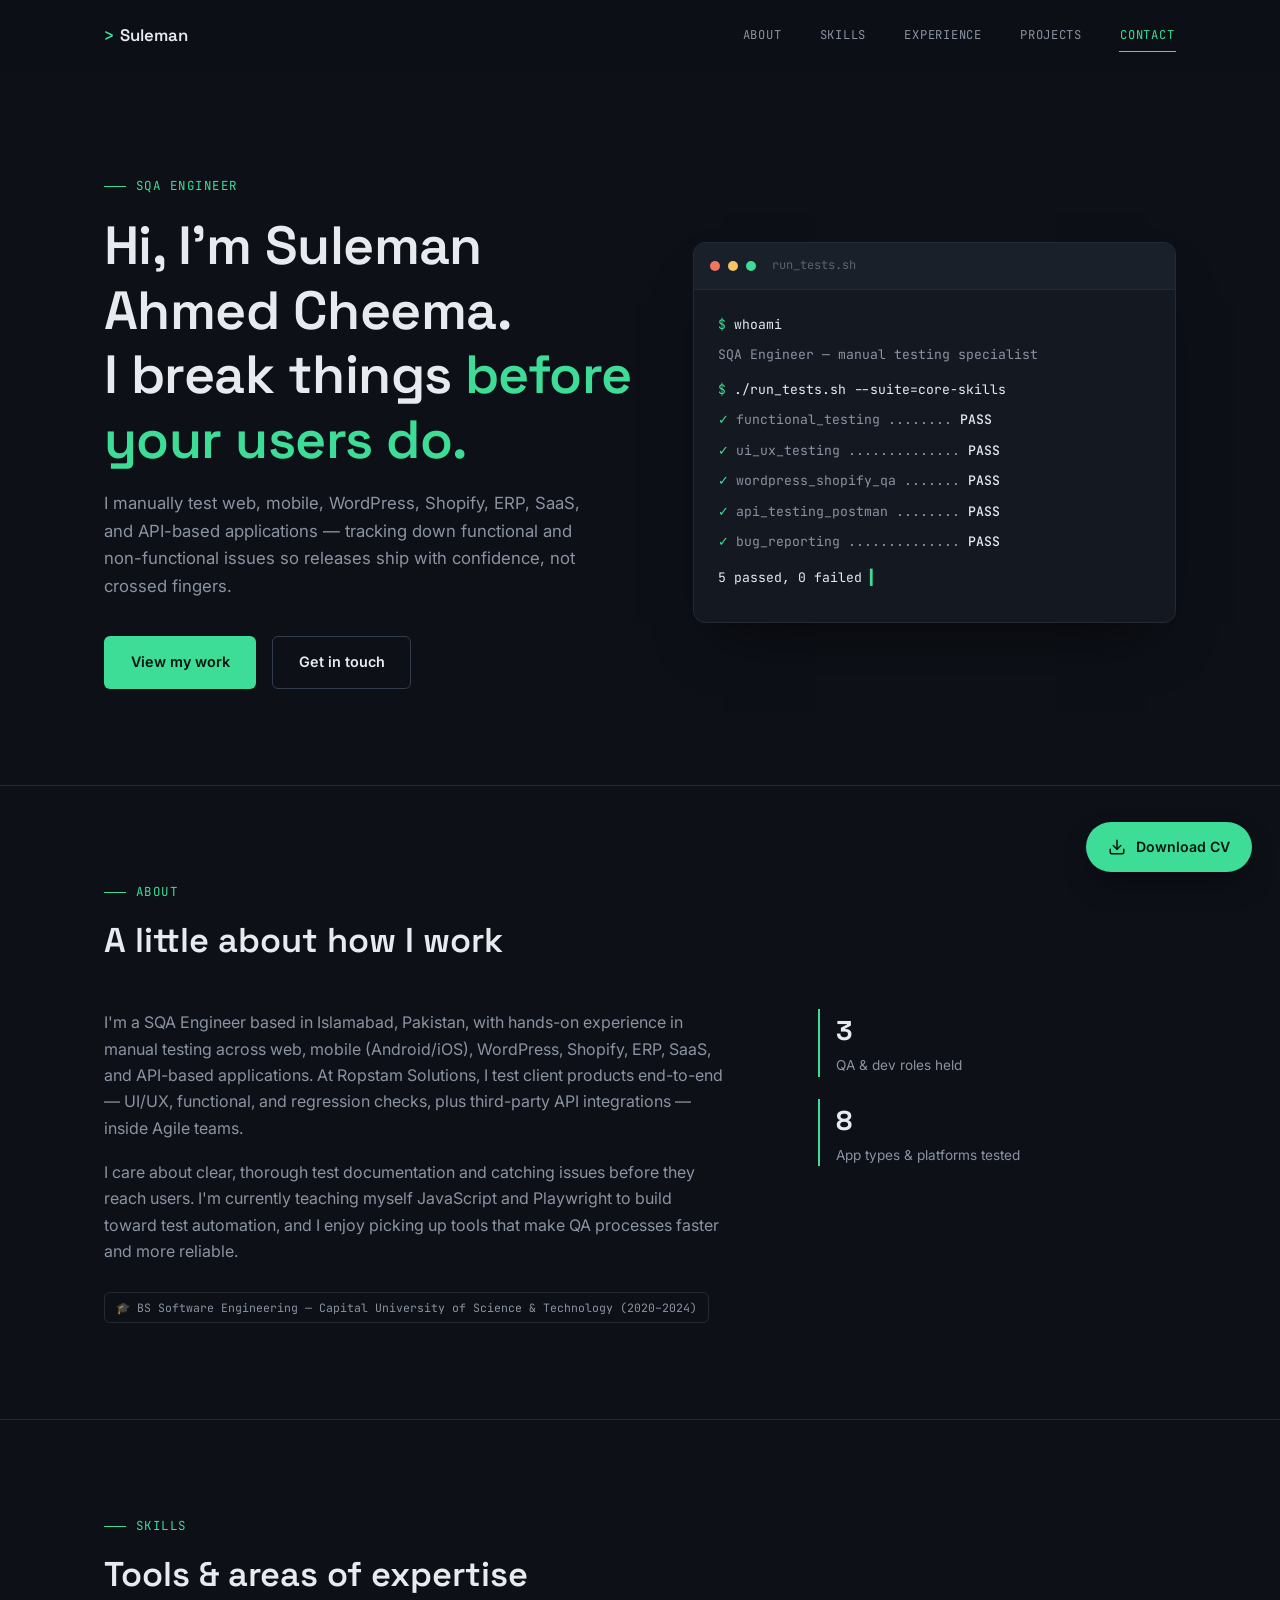
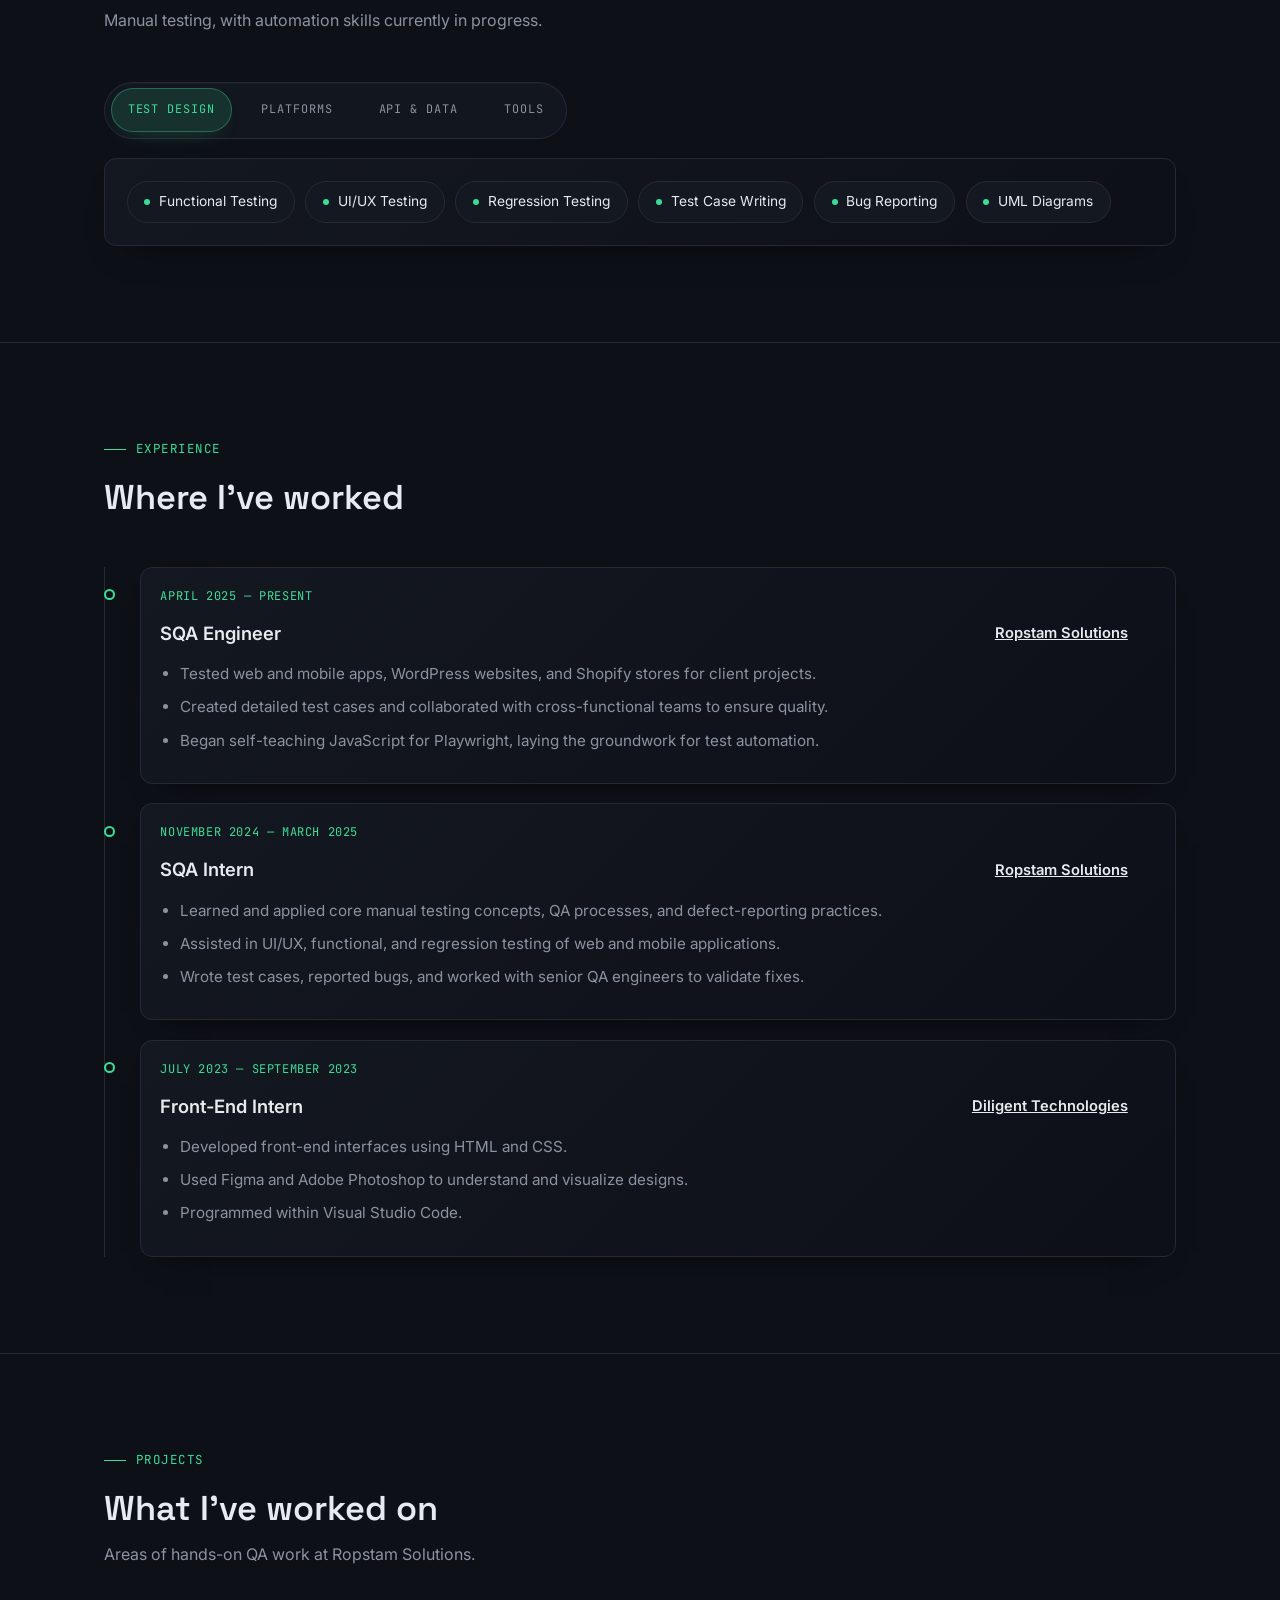
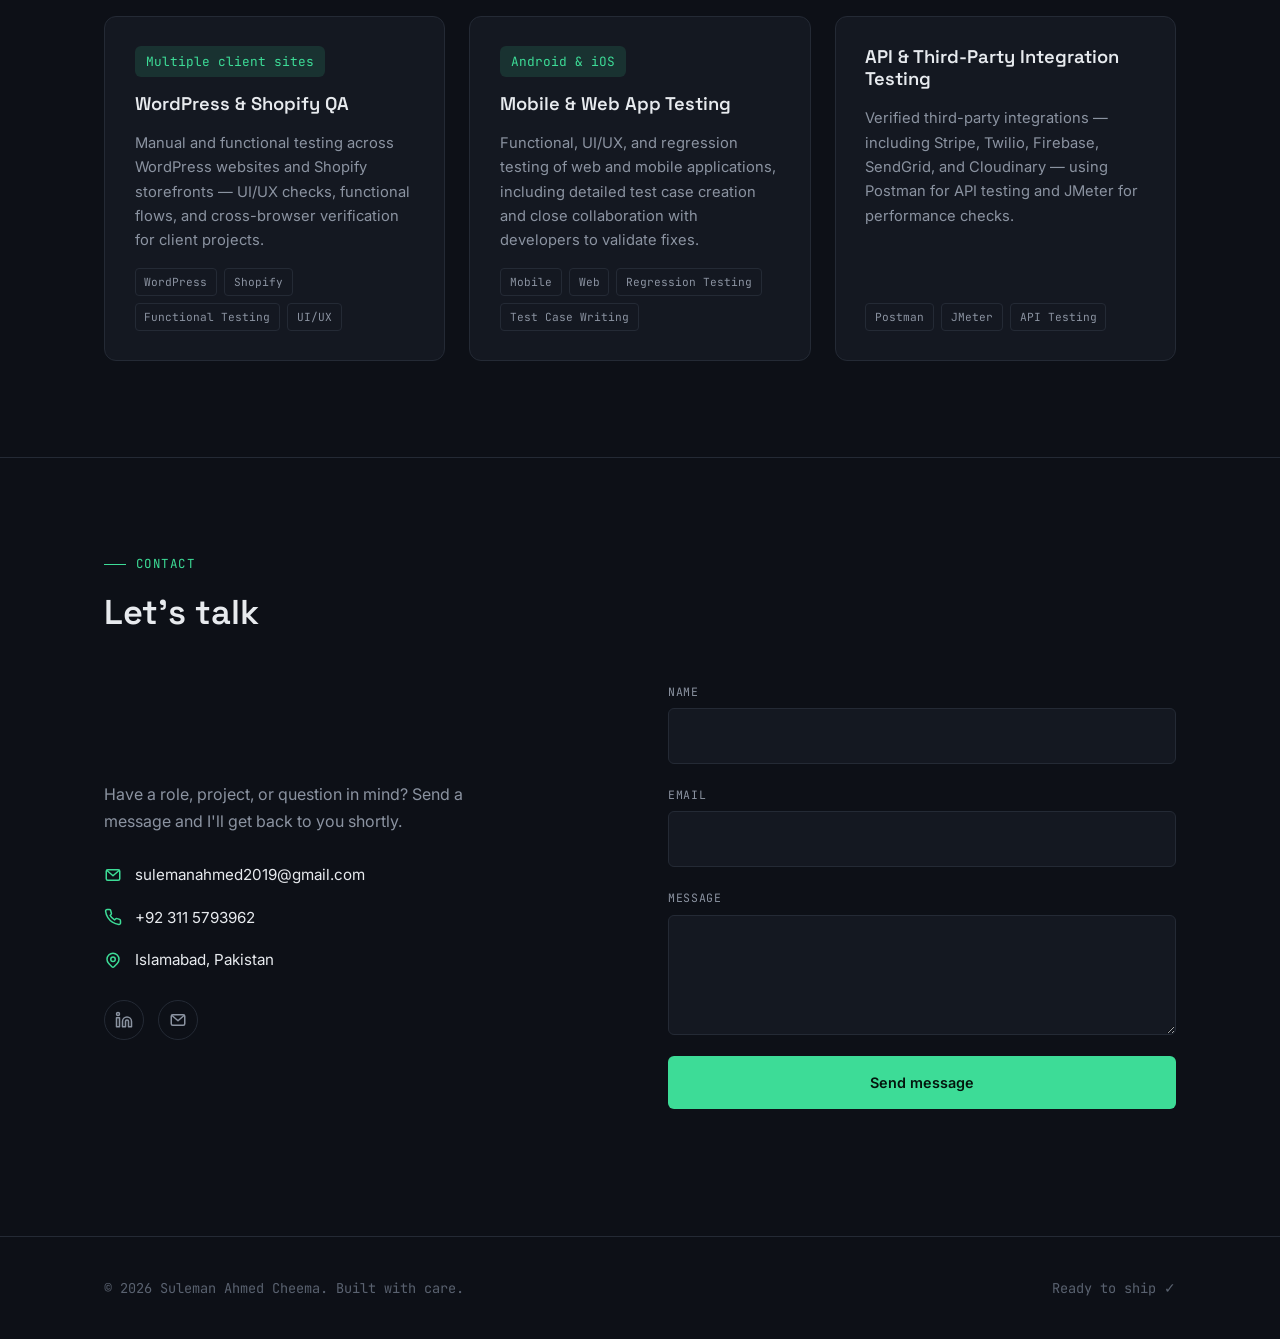
<file: index.html>
<!DOCTYPE html>
<html lang="en">
<head>
<meta charset="UTF-8">
<meta name="viewport" content="width=device-width, initial-scale=1.0">
<title>Suleman Ahmed Cheema — SQA Engineer | Portfolio</title>
<meta name="description" content="Portfolio of Suleman Ahmed Cheema, a SQA Engineer specializing in manual testing across web, mobile, WordPress, Shopify, and API-based applications.">
<meta name="theme-color" content="#0d1017">

<!-- Open Graph / social link preview -->
<meta property="og:type" content="website">
<meta property="og:title" content="Suleman Ahmed Cheema — SQA Engineer">
<meta property="og:description" content="Portfolio of Suleman Ahmed Cheema, a SQA Engineer specializing in manual testing across web, mobile, WordPress, Shopify, and API-based applications.">
<meta property="og:url" content="https://suleman-qa-portfolio.vercel.app/">
<meta property="og:image" content="https://suleman-qa-portfolio.vercel.app/og-image.png">
<meta property="og:image:width" content="1200">
<meta property="og:image:height" content="630">
<meta property="og:image:alt" content="Suleman Ahmed Cheema — SQA Engineer portfolio">

<!-- Twitter Card -->
<meta name="twitter:card" content="summary_large_image">
<meta name="twitter:title" content="Suleman Ahmed Cheema — SQA Engineer">
<meta name="twitter:description" content="Portfolio of Suleman Ahmed Cheema, a SQA Engineer specializing in manual testing across web, mobile, WordPress, Shopify, and API-based applications.">
<meta name="twitter:image" content="https://suleman-qa-portfolio.vercel.app/og-image.png">

<link rel="preconnect" href="https://fonts.googleapis.com">
<link rel="preconnect" href="https://fonts.gstatic.com" crossorigin>
<link href="https://fonts.googleapis.com/css2?family=Space+Grotesk:wght@500;600;700&family=Inter:wght@400;500;600&family=JetBrains+Mono:wght@400;500&display=swap" rel="stylesheet">

<link rel="stylesheet" href="styles.css">
</head>
<body>

<a class="skip-link" href="#main">Skip to content</a>

<header class="site-header" id="siteHeader">
  <div class="nav-wrap">
    <a class="logo" href="#top">
      <span class="logo-mark">&gt;</span>Suleman
    </a>
    <nav class="nav-links" id="navLinks" aria-label="Primary">
      <a href="#about">About</a>
      <a href="#skills">Skills</a>
      <a href="#experience">Experience</a>
      <a href="#projects">Projects</a>
      <a href="#contact">Contact</a>
    </nav>
    <button class="hamburger" id="hamburgerBtn" aria-label="Toggle menu" aria-expanded="false" aria-controls="navLinks">
      <span></span><span></span><span></span>
    </button>
  </div>
</header>

<a class="cv-download" href="Suleman_Ahmed_Cheema_CV.pdf" download aria-label="Download CV">
  <svg width="18" height="18" viewBox="0 0 24 24" fill="none" stroke="currentColor" stroke-width="2" stroke-linecap="round" stroke-linejoin="round"><path d="M21 15v4a2 2 0 01-2 2H5a2 2 0 01-2-2v-4"/><polyline points="7 10 12 15 17 10"/><line x1="12" y1="15" x2="12" y2="3"/></svg>
  <span>Download CV</span>
</a>

<main id="main">

  <!-- ============ Hero ============ -->
  <section class="hero" id="top">
    <div class="wrap">
      <div>
        <p class="eyebrow">SQA Engineer</p>
        <h1>Hi, I'm Suleman Ahmed Cheema.<br>I break things <span>before your users do.</span></h1>
        <p class="lede">
          I manually test web, mobile, WordPress, Shopify, ERP, SaaS, and API-based
          applications — tracking down functional and non-functional issues so releases
          ship with confidence, not crossed fingers.
        </p>
        <div class="hero-actions">
          <a class="btn btn--primary" href="#projects">View my work</a>
          <a class="btn btn--ghost" href="#contact">Get in touch</a>
        </div>
      </div>

      <div class="terminal">
        <div class="terminal__bar">
          <span class="dot dot--r"></span><span class="dot dot--a"></span><span class="dot dot--g"></span>
          <span class="terminal__title">run_tests.sh</span>
        </div>
        <div class="terminal__body">
          <p class="t-line t-line--cmd">whoami</p>
          <p class="t-line">SQA Engineer — manual testing specialist</p>
          <p class="t-line t-line--cmd" style="margin-top:1em">./run_tests.sh --suite=core-skills</p>
          <p class="t-line t-check delay-1"><span class="check">✓</span>functional_testing ........ <b>PASS</b></p>
          <p class="t-line t-check delay-2"><span class="check">✓</span>ui_ux_testing .............. <b>PASS</b></p>
          <p class="t-line t-check delay-3"><span class="check">✓</span>wordpress_shopify_qa ....... <b>PASS</b></p>
          <p class="t-line t-check delay-4"><span class="check">✓</span>api_testing_postman ........ <b>PASS</b></p>
          <p class="t-line t-check delay-5"><span class="check">✓</span>bug_reporting .............. <b>PASS</b></p>
          <p class="t-line t-result">5 passed, 0 failed <span class="cursor">▍</span></p>
        </div>
      </div>
    </div>
  </section>

  <!-- ============ About ============ -->
  <section class="section" id="about">
    <div class="wrap">
      <div class="section-head reveal">
        <p class="eyebrow">About</p>
        <h2 class="section-title">A little about how I work</h2>
      </div>
      <div class="about-grid reveal">
        <div>
          <p>
            I'm a SQA Engineer based in Islamabad, Pakistan, with hands-on experience
            in manual testing across web, mobile (Android/iOS), WordPress, Shopify, ERP,
            SaaS, and API-based applications. At Ropstam Solutions, I test client products
            end-to-end — UI/UX, functional, and regression checks, plus third-party API
            integrations — inside Agile teams.
          </p>
          <p>
            I care about clear, thorough test documentation and catching issues before
            they reach users. I'm currently teaching myself JavaScript and Playwright to
            build toward test automation, and I enjoy picking up tools that make QA
            processes faster and more reliable.
          </p>
          <div class="cert-strip">
            <span class="cert-pill cert-pill--wide">🎓 BS Software Engineering — Capital University of Science &amp; Technology (2020–2024)</span>
          </div>
        </div>
        <div class="stat-list">
          <div class="stat">
            <div class="stat-num" data-target="3">0</div>
            <div class="stat-label">QA &amp; dev roles held</div>
          </div>
          <div class="stat">
            <div class="stat-num" data-target="8">0</div>
            <div class="stat-label">App types &amp; platforms tested</div>
          </div>
        </div>
      </div>
    </div>
  </section>

  <!-- ============ Skills ============ -->
  <section class="section" id="skills">
    <div class="wrap">
      <div class="section-head reveal">
        <p class="eyebrow">Skills</p>
        <h2 class="section-title">Tools &amp; areas of expertise</h2>
        <p class="section-sub">Manual testing, with automation skills currently in progress.</p>
      </div>

      <div class="skills-tabs reveal">
        <div class="skills-tab-list" role="tablist" aria-label="Skill categories">
          <button class="skills-tab is-active" role="tab" aria-selected="true" aria-controls="tab-design" id="tab-design-trigger">Test design</button>
          <button class="skills-tab" role="tab" aria-selected="false" aria-controls="tab-platforms" id="tab-platforms-trigger">Platforms</button>
          <button class="skills-tab" role="tab" aria-selected="false" aria-controls="tab-api" id="tab-api-trigger">API &amp; data</button>
          <button class="skills-tab" role="tab" aria-selected="false" aria-controls="tab-tools" id="tab-tools-trigger">Tools</button>
        </div>

        <div class="skill-group is-active" id="tab-design" role="tabpanel" aria-labelledby="tab-design-trigger">
          <div class="pill-row">
            <span class="pill">Functional Testing</span>
            <span class="pill">UI/UX Testing</span>
            <span class="pill">Regression Testing</span>
            <span class="pill">Test Case Writing</span>
            <span class="pill">Bug Reporting</span>
            <span class="pill">UML Diagrams</span>
          </div>
        </div>
        <div class="skill-group" id="tab-platforms" role="tabpanel" aria-labelledby="tab-platforms-trigger" hidden>
          <div class="pill-row">
            <span class="pill">Web</span>
            <span class="pill">Mobile (Android/iOS)</span>
            <span class="pill">WordPress</span>
            <span class="pill">Shopify</span>
            <span class="pill">ERP</span>
            <span class="pill">SaaS</span>
            <span class="pill">MVPs</span>
            <span class="pill">API-Based Apps</span>
          </div>
        </div>
        <div class="skill-group" id="tab-api" role="tabpanel" aria-labelledby="tab-api-trigger" hidden>
          <div class="pill-row">
            <span class="pill">Postman</span>
            <span class="pill">JMeter</span>
            <span class="pill">MongoDB</span>
            <span class="pill">Stripe</span>
            <span class="pill">Twilio</span>
            <span class="pill">Firebase</span>
            <span class="pill">SendGrid</span>
            <span class="pill">Cloudinary</span>
          </div>
        </div>
        <div class="skill-group" id="tab-tools" role="tabpanel" aria-labelledby="tab-tools-trigger" hidden>
          <div class="pill-row">
            <span class="pill">Jira</span>
            <span class="pill">Trello</span>
            <span class="pill">ClickUp</span>
            <span class="pill">HTML</span>
            <span class="pill">CSS</span>
            <span class="pill">JavaScript (Basics)</span>
            <span class="pill pill--learning">Learning: Playwright</span>
          </div>
        </div>
      </div>
    </div>
  </section>

  <!-- ============ Experience ============ -->
  <section class="section" id="experience">
    <div class="wrap">
      <div class="section-head reveal">
        <p class="eyebrow">Experience</p>
        <h2 class="section-title">Where I've worked</h2>
      </div>

      <div class="timeline reveal">
        <div class="timeline-item">
          <div class="timeline-date">April 2025 — Present</div>
          <div class="timeline-heading">
            <div class="timeline-role">SQA Engineer</div>
            <a class="timeline-company-link" href="https://www.ropstam.com/" target="_blank" rel="noopener noreferrer">
              <span class="timeline-company">Ropstam Solutions</span>
              <span class="timeline-company__icon" aria-hidden="true">↗</span>
            </a>
          </div>
          <ul>
            <li>Tested web and mobile apps, WordPress websites, and Shopify stores for client projects.</li>
            <li>Created detailed test cases and collaborated with cross-functional teams to ensure quality.</li>
            <li>Began self-teaching JavaScript for Playwright, laying the groundwork for test automation.</li>
          </ul>
        </div>
        <div class="timeline-item">
          <div class="timeline-date">November 2024 — March 2025</div>
          <div class="timeline-heading">
            <div class="timeline-role">SQA Intern</div>
            <a class="timeline-company-link" href="https://www.ropstam.com/" target="_blank" rel="noopener noreferrer">
              <span class="timeline-company">Ropstam Solutions</span>
              <span class="timeline-company__icon" aria-hidden="true">↗</span>
            </a>
          </div>
          <ul>
            <li>Learned and applied core manual testing concepts, QA processes, and defect-reporting practices.</li>
            <li>Assisted in UI/UX, functional, and regression testing of web and mobile applications.</li>
            <li>Wrote test cases, reported bugs, and worked with senior QA engineers to validate fixes.</li>
          </ul>
        </div>
        <div class="timeline-item">
          <div class="timeline-date">July 2023 — September 2023</div>
          <div class="timeline-heading">
            <div class="timeline-role">Front-End Intern</div>
            <a class="timeline-company-link" href="https://www.diligenttechnologies.co/" target="_blank" rel="noopener noreferrer">
              <span class="timeline-company">Diligent Technologies</span>
              <span class="timeline-company__icon" aria-hidden="true">↗</span>
            </a>
          </div>
          <ul>
            <li>Developed front-end interfaces using HTML and CSS.</li>
            <li>Used Figma and Adobe Photoshop to understand and visualize designs.</li>
            <li>Programmed within Visual Studio Code.</li>
          </ul>
        </div>
      </div>
    </div>
  </section>

  <!-- ============ Projects ============ -->
  <section class="section" id="projects">
    <div class="wrap">
      <div class="section-head reveal">
        <p class="eyebrow">Projects</p>
        <h2 class="section-title">What I've worked on</h2>
        <p class="section-sub">Areas of hands-on QA work at Ropstam Solutions.</p>
      </div>

      <div class="project-grid reveal">
        <div class="project-card">
          <span class="project-card__stat">Multiple client sites</span>
          <h3>WordPress &amp; Shopify QA</h3>
          <p>Manual and functional testing across WordPress websites and Shopify
             storefronts — UI/UX checks, functional flows, and cross-browser
             verification for client projects.</p>
          <div class="tag-row">
            <span class="tag">WordPress</span>
            <span class="tag">Shopify</span>
            <span class="tag">Functional Testing</span>
            <span class="tag">UI/UX</span>
          </div>
        </div>

        <div class="project-card">
          <span class="project-card__stat">Android &amp; iOS</span>
          <h3>Mobile &amp; Web App Testing</h3>
          <p>Functional, UI/UX, and regression testing of web and mobile
             applications, including detailed test case creation and close
             collaboration with developers to validate fixes.</p>
          <div class="tag-row">
            <span class="tag">Mobile</span>
            <span class="tag">Web</span>
            <span class="tag">Regression Testing</span>
            <span class="tag">Test Case Writing</span>
          </div>
        </div>

        <div class="project-card">
          <h3>API &amp; Third-Party Integration Testing</h3>
          <p>Verified third-party integrations — including Stripe, Twilio,
             Firebase, SendGrid, and Cloudinary — using Postman for API testing
             and JMeter for performance checks.</p>
          <div class="tag-row">
            <span class="tag">Postman</span>
            <span class="tag">JMeter</span>
            <span class="tag">API Testing</span>
          </div>
        </div>
      </div>
    </div>
  </section>

  <!-- ============ Contact ============ -->
  <section class="section" id="contact">
    <div class="wrap">
      <div class="section-head reveal">
        <p class="eyebrow">Contact</p>
        <h2 class="section-title">Let's talk</h2>
      </div>

      <div class="contact-grid reveal">
        <div class="contact-info">
          <p>Have a role, project, or question in mind? Send a message and I'll get back to you shortly.</p>

          <div class="contact-line">
            <svg class="icon" width="18" height="18" viewBox="0 0 24 24" fill="none" stroke="currentColor" stroke-width="2" stroke-linecap="round" stroke-linejoin="round"><path d="M4 4h16v16H4z" opacity="0"/><path d="M4 6l8 7 8-7"/><rect x="3" y="5" width="18" height="14" rx="2"/></svg>
            <a href="mailto:sulemanahmed2019@gmail.com">sulemanahmed2019@gmail.com</a>
          </div>
          <div class="contact-line">
            <svg class="icon" width="18" height="18" viewBox="0 0 24 24" fill="none" stroke="currentColor" stroke-width="2" stroke-linecap="round" stroke-linejoin="round"><path d="M22 16.92v3a2 2 0 01-2.18 2 19.79 19.79 0 01-8.63-3.07 19.5 19.5 0 01-6-6 19.79 19.79 0 01-3.07-8.67A2 2 0 014.11 2h3a2 2 0 012 1.72c.127.96.362 1.903.7 2.81a2 2 0 01-.45 2.11L8.09 9.91a16 16 0 006 6l1.27-1.27a2 2 0 012.11-.45c.907.338 1.85.573 2.81.7A2 2 0 0122 16.92z"/></svg>
            <a href="tel:+923115793962">+92 311 5793962</a>
          </div>
          <div class="contact-line">
            <svg class="icon" width="18" height="18" viewBox="0 0 24 24" fill="none" stroke="currentColor" stroke-width="2" stroke-linecap="round" stroke-linejoin="round"><path d="M17.657 16.657L13.414 20.9a2 2 0 01-2.828 0l-4.243-4.243a8 8 0 1111.314 0z"/><circle cx="12" cy="11" r="3"/></svg>
            <span>Islamabad, Pakistan</span>
          </div>

          <div class="social-links">
            <a href="https://www.linkedin.com/in/suleman-ahmed-79b5152a4/" target="_blank" rel="noopener" aria-label="LinkedIn">
              <svg width="18" height="18" viewBox="0 0 24 24" fill="none" stroke="currentColor" stroke-width="2" stroke-linecap="round" stroke-linejoin="round"><path d="M16 8a6 6 0 016 6v7h-4v-7a2 2 0 00-2-2 2 2 0 00-2 2v7h-4v-7a6 6 0 016-6z"/><rect x="2" y="9" width="4" height="12"/><circle cx="4" cy="4" r="2"/></svg>
            </a>
            <a href="mailto:sulemanahmed2019@gmail.com" aria-label="Email">
              <svg width="18" height="18" viewBox="0 0 24 24" fill="none" stroke="currentColor" stroke-width="2" stroke-linecap="round" stroke-linejoin="round"><path d="M4 6l8 7 8-7"/><rect x="3" y="5" width="18" height="14" rx="2"/></svg>
            </a>
          </div>
        </div>

        <form id="contactForm" novalidate>
          <!--
            SETUP NOTE: this form posts to Formspree (https://formspree.io) — free tier
            works well for a static portfolio. Sign up, create a form, and replace
            YOUR_FORM_ID below. Alternatively, swap the JS submit handler for a plain
            mailto: link if you'd rather not use a third-party service.
          -->
          <div class="form-field">
            <label for="name">Name</label>
            <input type="text" id="name" name="name" required autocomplete="name">
          </div>
          <div class="form-field">
            <label for="email">Email</label>
            <input type="email" id="email" name="email" required autocomplete="email">
          </div>
          <div class="form-field">
            <label for="message">Message</label>
            <textarea id="message" name="message" required></textarea>
          </div>
          <button type="submit" class="btn btn--primary submit-btn" id="submitBtn">Send message</button>
          <p class="form-status" id="formStatus" role="status" aria-live="polite"></p>
        </form>
      </div>
    </div>
  </section>

</main>

<footer class="site-footer">
  <div class="wrap footer-row">
    <p class="footer-note mono">© <span id="year"></span> Suleman Ahmed Cheema. Built with care.</p>
    <p class="footer-note mono">Ready to ship ✓</p>
  </div>
</footer>

<script src="script.js"></script>

</body>
</html>
</file>
<file: styles.css>
/* ============ Tokens ============ */
  :root{
    --bg:#0d1017;
    --bg-elevated:#141821;
    --bg-elevated-2:#1a2029;
    --border:#242a35;
    --border-strong:#333c4b;
    --text:#e7eaee;
    --text-dim:#8b93a1;
    --text-faint:#5a6270;
    --accent:#3ddc97;
    --accent-strong:#2bc482;
    --accent-dim:rgba(61,220,151,0.13);
    --error:#f0765f;
    --radius-sm:6px;
    --radius-md:12px;
    --maxw:1120px;
    --header-h:72px;
  }

  /* ============ Reset ============ */
  *,*::before,*::after{box-sizing:border-box;margin:0;padding:0;}
  html{scroll-behavior:smooth;}
  body{
    background:var(--bg);
    color:var(--text);
    font-family:'Inter',sans-serif;
    line-height:1.65;
    -webkit-font-smoothing:antialiased;
    overflow-x:hidden;
  }
  img{max-width:100%;display:block;}
  a{color:inherit;text-decoration:none;}
  ul{list-style:none;}
  button{font:inherit;color:inherit;background:none;border:none;cursor:pointer;}
  input,textarea{font:inherit;color:inherit;}
  h1,h2,h3{font-family:'Space Grotesk',sans-serif;font-weight:600;line-height:1.2;}
  section{scroll-margin-top:var(--header-h);}
  :focus-visible{outline:2px solid var(--accent);outline-offset:3px;border-radius:2px;}

  @media (prefers-reduced-motion: reduce){
    *,*::before,*::after{
      animation-duration:0.001ms !important;
      animation-iteration-count:1 !important;
      transition-duration:0.001ms !important;
      scroll-behavior:auto !important;
    }
  }

  .wrap{max-width:var(--maxw);margin:0 auto;padding:0 1.5rem;}
  .mono{font-family:'JetBrains Mono',monospace;}

  .skip-link{
    position:absolute;left:-9999px;top:0;z-index:300;
    background:var(--accent);color:#04150d;
    padding:.8rem 1.4rem;font-weight:600;border-radius:0 0 8px 0;
  }
  .skip-link:focus{left:0;}

  /* ============ Header ============ */
  .site-header{
    position:sticky;top:0;z-index:100;height:var(--header-h);
    display:flex;align-items:center;
    background:rgba(13,16,23,0.6);
    backdrop-filter:blur(12px);
    -webkit-backdrop-filter:blur(12px);
    border-bottom:1px solid transparent;
    transition:background .3s ease,border-color .3s ease,box-shadow .3s ease;
  }
  .site-header.scrolled,.site-header.menu-open{
    background:rgba(13,16,23,0.92);
    border-bottom-color:var(--border);
    box-shadow:0 12px 30px -18px rgba(0,0,0,.7);
  }
  .nav-wrap{
    width:100%;max-width:var(--maxw);margin:0 auto;padding:0 1.5rem;
    display:flex;align-items:center;justify-content:space-between;
  }
  .logo{
    font-family:'Space Grotesk',sans-serif;font-weight:600;font-size:1.05rem;
    display:flex;align-items:center;gap:.35rem;transition:opacity .2s ease;
  }
  .logo:hover{opacity:.8;}
  .logo-mark{color:var(--accent);font-family:'JetBrains Mono',monospace;}

  .nav-links{
    display:flex;gap:2.2rem;
    font-family:'JetBrains Mono',monospace;font-size:.76rem;
    letter-spacing:.06em;text-transform:uppercase;
  }
  .nav-links a{
    position:relative;padding:.4rem .1rem;color:var(--text-dim);
    transition:color .25s ease;
  }
  .nav-links a::after{
    content:'';position:absolute;left:0;bottom:0;width:0;height:1px;
    background:var(--accent);transition:width .25s ease;
  }
  .nav-links a:hover,.nav-links a:focus-visible{color:var(--text);}
  .nav-links a:hover::after,.nav-links a:focus-visible::after{width:100%;}
  .nav-links a.active{color:var(--accent);}
  .nav-links a.active::after{width:100%;}

  .nav-cta{
    display:none;
  }

  .hamburger{
    display:none;
    width:38px;height:38px;position:relative;z-index:110;
    background:var(--bg-elevated);
    border:1px solid var(--border-strong);
    border-radius:var(--radius-sm);
    transition:border-color .25s ease,background .25s ease;
  }
  .hamburger:hover{
    border-color:var(--accent);
    background:var(--bg-elevated-2);
  }
  .hamburger span{
    position:absolute;left:8px;right:8px;height:2px;background:var(--text);
    border-radius:2px;transition:transform .3s ease,opacity .3s ease,background .3s ease;
  }
  .hamburger span:nth-child(1){top:12px;}
  .hamburger span:nth-child(2){top:19px;}
  .hamburger span:nth-child(3){top:26px;}
  .hamburger[aria-expanded="true"]{
    border-color:var(--accent);
    background:var(--bg-elevated-2);
  }
  .hamburger[aria-expanded="true"] span{background:var(--accent);}
  .hamburger[aria-expanded="true"] span:nth-child(1){transform:translateY(7px) rotate(45deg);}
  .hamburger[aria-expanded="true"] span:nth-child(2){opacity:0;}
  .hamburger[aria-expanded="true"] span:nth-child(3){transform:translateY(-7px) rotate(-45deg);}

  /* ============ Hero ============ */
  .hero{
    padding:6.5rem 0 6rem;
  }
  .hero .wrap{
    display:grid;grid-template-columns:1.05fr .95fr;gap:3.5rem;align-items:center;
  }
  .eyebrow{
    font-family:'JetBrains Mono',monospace;font-size:.78rem;
    letter-spacing:.12em;text-transform:uppercase;color:var(--accent);
    margin-bottom:1.1rem;display:flex;align-items:center;gap:.6rem;
  }
  .eyebrow::before{content:'';width:22px;height:1px;background:var(--accent);}
  .hero h1{
    font-size:clamp(2.3rem,4.2vw,3.4rem);margin-bottom:1.1rem;letter-spacing:-.01em;
  }
  .hero h1 span{color:var(--accent);}
  .hero p.lede{
    color:var(--text-dim);font-size:1.05rem;max-width:46ch;margin-bottom:2.2rem;
  }
  .hero-actions{display:flex;gap:1rem;flex-wrap:wrap;}

  .btn{
    display:inline-flex;align-items:center;gap:.5rem;
    padding:.85rem 1.6rem;border-radius:var(--radius-sm);
    font-weight:600;font-size:.9rem;border:1px solid transparent;
    transition:transform .2s ease,box-shadow .2s ease,background .2s ease,border-color .2s ease,color .2s ease;
  }
  .btn--primary{background:var(--accent);color:#04150d;}
  .btn--primary:hover{background:var(--accent-strong);transform:translateY(-2px);box-shadow:0 14px 28px -12px var(--accent-dim);}
  .btn--ghost{border-color:var(--border-strong);color:var(--text);}
  .btn--ghost:hover{border-color:var(--accent);color:var(--accent);transform:translateY(-2px);}

  /* Terminal signature element */
  .terminal{
    background:var(--bg-elevated);border:1px solid var(--border);
    border-radius:var(--radius-md);overflow:hidden;
    box-shadow:0 30px 60px -30px rgba(0,0,0,.7);
  }
  .terminal__bar{
    display:flex;align-items:center;gap:.5rem;
    padding:.8rem 1rem;background:var(--bg-elevated-2);
    border-bottom:1px solid var(--border);
  }
  .dot{width:10px;height:10px;border-radius:50%;display:inline-block;}
  .dot--r{background:#f0765f;}
  .dot--a{background:#f5c563;}
  .dot--g{background:var(--accent);}
  .terminal__title{
    margin-left:.5rem;font-family:'JetBrains Mono',monospace;
    font-size:.75rem;color:var(--text-faint);
  }
  .terminal__body{
    padding:1.5rem;font-family:'JetBrains Mono',monospace;
    font-size:.82rem;color:var(--text-dim);
  }
  .t-line{margin-bottom:.55rem;white-space:pre-wrap;}
  .t-line--cmd{color:var(--text);}
  .t-line--cmd::before{content:'$ ';color:var(--accent);}
  .t-check{opacity:0;animation:reveal .5s ease forwards;}
  .t-check .check{color:var(--accent);margin-right:.4rem;}
  .t-check b{color:var(--text);font-weight:500;}
  .t-result{
    margin-top:.9rem;color:var(--text);opacity:0;animation:reveal .5s ease forwards;
    animation-delay:2.5s;
  }
  .delay-1{animation-delay:1.3s;}
  .delay-2{animation-delay:1.6s;}
  .delay-3{animation-delay:1.9s;}
  .delay-4{animation-delay:2.2s;}
  .delay-5{animation-delay:2.5s;}
  .cursor{display:inline-block;color:var(--accent);animation:blink 1s steps(1) infinite;}
  @keyframes reveal{from{opacity:0;transform:translateY(4px);}to{opacity:1;transform:translateY(0);}}
  @keyframes blink{50%{opacity:0;}}

  /* ============ Scroll reveal ============ */
  .reveal{opacity:0;transform:translateY(18px);transition:opacity .7s ease,transform .7s ease;}
  .reveal.is-visible{opacity:1;transform:translateY(0);}

  /* ============ Section shell ============ */
  .section{padding:6rem 0;border-top:1px solid var(--border);}
  .section-head{margin-bottom:3rem;max-width:60ch;}
  .section-title{font-size:clamp(1.6rem,3vw,2.15rem);}
  .section-sub{color:var(--text-dim);margin-top:.75rem;}

  /* ============ About ============ */
  .about-grid{display:grid;grid-template-columns:1.3fr .7fr;gap:3rem;align-items:start;}
  .about-grid p{color:var(--text-dim);margin-bottom:1.1rem;max-width:62ch;}
  .stat-list{display:flex;flex-direction:column;gap:1.4rem;}
  .stat{border-left:2px solid var(--accent);padding-left:1rem;}
  .stat-num{font-family:'Space Grotesk',sans-serif;font-weight:700;font-size:1.7rem;}
  .stat-label{color:var(--text-dim);font-size:.85rem;}
  .cert-strip{margin-top:1.75rem;display:flex;flex-wrap:wrap;gap:.6rem;}
  .cert-pill{
    font-family:'JetBrains Mono',monospace;font-size:.72rem;color:var(--text-dim);
    border:1px solid var(--border);padding:.35rem .7rem;border-radius:999px;
  }
  .cert-pill--wide{border-radius:var(--radius-sm);line-height:1.5;}

  /* ============ Skills ============ */
  .skills-tabs{display:grid;gap:1.2rem;}
  .skills-tab-list{display:flex;flex-wrap:wrap;gap:.75rem;padding:0.35rem;border:1px solid var(--border);border-radius:999px;background:rgba(20,24,33,0.75);width:fit-content;box-shadow:inset 0 1px 0 rgba(255,255,255,0.03);}
  .skills-tab{
    border:1px solid transparent;background:transparent;
    color:var(--text-dim);padding:.7rem 1rem;border-radius:999px;
    font-family:'JetBrains Mono',monospace;font-size:.74rem;
    text-transform:uppercase;letter-spacing:.08em;transition:all .25s ease;
    cursor:pointer;
  }
  .skills-tab:hover,.skills-tab:focus-visible{border-color:var(--accent);color:var(--text);background:rgba(61,220,151,0.08);}
  .skills-tab.is-active{background:rgba(61,220,151,0.14);color:var(--accent);border-color:rgba(61,220,151,0.35);box-shadow:0 10px 24px -16px rgba(61,220,151,0.45);}
  .skill-group{display:none;padding:1.35rem 1.35rem 1.4rem;border:1px solid var(--border);border-radius:var(--radius-md);background:linear-gradient(135deg,rgba(20,24,33,0.95),rgba(13,16,23,0.92));box-shadow:0 20px 40px -28px rgba(0,0,0,.75);}
  .skill-group.is-active{display:block;}
  .pill-row{display:flex;flex-wrap:wrap;gap:.65rem;}
  .pill{
    display:inline-flex;align-items:center;gap:.55rem;
    padding:.55rem 1.05rem;background:var(--bg-elevated);
    border:1px solid var(--border);border-radius:999px;font-size:.86rem;
    transition:border-color .25s ease,transform .25s ease,background .25s ease;
  }
  .pill::before{content:'';width:6px;height:6px;border-radius:50%;background:var(--accent);flex-shrink:0;}
  .pill:hover{border-color:var(--accent);transform:translateY(-2px);background:var(--bg-elevated-2);}
  .pill--learning{border-style:dashed;}
  .pill--learning::before{background:var(--text-faint);}

  /* ============ Experience ============ */
  .timeline{position:relative;padding-left:2.2rem;border-left:1px solid var(--border);}
  .timeline-item{position:relative;padding:1.2rem 1.2rem 1.4rem 1.2rem;margin-bottom:1.2rem;border:1px solid var(--border);border-radius:var(--radius-md);background:linear-gradient(135deg,rgba(20,24,33,0.95),rgba(13,16,23,0.92));box-shadow:0 18px 30px -24px rgba(0,0,0,.75);transition:border-color .25s ease,transform .25s ease,box-shadow .25s ease;}
  .timeline-item:hover{
    border-color:rgba(61,220,151,0.35);
    transform:translateY(-2px);
    box-shadow:0 24px 36px -24px rgba(0,0,0,.85);
  }
  .timeline-item:last-child{margin-bottom:0;}
  .timeline-item::before{
    content:'';position:absolute;left:-2.32rem;top:1.35rem;
    width:11px;height:11px;border-radius:50%;
    background:var(--bg);border:2px solid var(--accent);
  }
  .timeline-date{
    font-family:'JetBrains Mono',monospace;font-size:.75rem;color:var(--accent);
    text-transform:uppercase;letter-spacing:.05em;margin-bottom:.7rem;
  }
  .timeline-heading{
    display:flex;align-items:center;justify-content:space-between;gap:1rem;
    margin-bottom:.8rem;flex-wrap:wrap;
  }
  .timeline-role{font-size:1.15rem;font-weight:600;color:var(--text);}
  .timeline-company-link{
    display:inline-flex;
    align-items:center;
    gap:.35rem;
    margin-bottom:0;
    padding:.2rem .4rem;
    border-radius:999px;
    transition:background-color .25s ease,transform .25s ease,box-shadow .25s ease;
  }
  .timeline-company-link:hover,
  .timeline-company-link:focus-visible{
    background:rgba(61,220,151,0.12);
    transform:translateX(3px);
    box-shadow:inset 0 0 0 1px rgba(61,220,151,0.2);
  }
  .timeline-company{
    display:inline-block;
    text-decoration:underline;
    color:var(--text);
    font-weight:600;
    font-size:.92rem;
    transition:color .25s ease;
  }
  .timeline-company__icon{
    display:inline-flex;
    align-items:center;
    justify-content:center;
    width:1rem;
    height:1rem;
    border-radius:50%;
    background:rgba(61,220,151,0.14);
    color:var(--accent);
    font-size:.75rem;
    opacity:0;
    transform:translateX(-4px) scale(.9);
    transition:opacity .25s ease,transform .25s ease;
  }
  .timeline-company-link:hover .timeline-company,
  .timeline-company-link:focus-visible .timeline-company,
  .timeline-company-link:hover .timeline-company__icon,
  .timeline-company-link:focus-visible .timeline-company__icon{
    color:var(--accent);
  }
  .timeline-company-link:hover .timeline-company__icon,
  .timeline-company-link:focus-visible .timeline-company__icon{
    opacity:1;
    transform:translateX(0) scale(1);
  }
  .timeline-item ul{margin-top:.4rem;}
  @media (max-width: 640px){
    .timeline{padding-left:1.2rem;}
    .timeline-item{padding:1rem 0.95rem 1.15rem;}
    .timeline-item::before{left:-1.32rem;top:1.2rem;}
    .timeline-heading{align-items:flex-start;flex-direction:column;}
    .timeline-company-link{margin-top:.2rem;}
    .timeline-company-badge{margin-bottom:.8rem;}
  }
  .timeline-item li{
    list-style:disc;margin-left:1.2rem;color:var(--text-dim);margin-bottom:.5rem;font-size:.95rem;
  }

  /* ============ Projects ============ */
  .project-grid{display:grid;grid-template-columns:repeat(auto-fit,minmax(280px,1fr));gap:1.5rem;}
  .project-card{
    background:var(--bg-elevated);border:1px solid var(--border);
    border-radius:var(--radius-md);padding:1.85rem;
    display:flex;flex-direction:column;gap:1rem;
    transition:transform .3s ease,border-color .3s ease,box-shadow .3s ease;
  }
  .project-card:hover{
    transform:translateY(-5px);border-color:var(--accent);
    box-shadow:0 25px 50px -25px rgba(0,0,0,.7);
  }
  .project-card__stat{
    font-family:'JetBrains Mono',monospace;font-size:.8rem;color:var(--accent);
    background:var(--accent-dim);display:inline-block;padding:.3rem .7rem;
    border-radius:6px;align-self:flex-start;
  }
  .project-card h3{font-size:1.15rem;}
  .project-card p{color:var(--text-dim);font-size:.92rem;}
  .project-link{
    display:inline-flex;align-items:center;gap:.4rem;font-size:.85rem;
    font-weight:600;color:var(--text);transition:gap .2s ease,color .2s ease;
  }
  .project-link:hover{color:var(--accent);gap:.6rem;}
  .tag-row{display:flex;flex-wrap:wrap;gap:.45rem;margin-top:auto;}
  .tag{
    font-family:'JetBrains Mono',monospace;font-size:.7rem;color:var(--text-dim);
    border:1px solid var(--border);padding:.22rem .55rem;border-radius:4px;
  }

  /* ============ Contact ============ */
  .contact-grid{display:grid;grid-template-columns:1fr 1fr;gap:3.5rem;align-items:center;}
  .contact-info p{color:var(--text-dim);margin-bottom:1.75rem;max-width:42ch;}
  .contact-line{
    display:flex;align-items:center;gap:.8rem;margin-bottom:1.1rem;
    font-size:.95rem;
  }
  .contact-line .icon{color:var(--accent);flex-shrink:0;}
  .contact-line a:hover{color:var(--accent);}
  .social-links{display:flex;gap:.9rem;margin-top:1.75rem;}
  .social-links a{
    width:40px;height:40px;display:flex;align-items:center;justify-content:center;
    border:1px solid var(--border);border-radius:50%;color:var(--text-dim);
    transition:border-color .25s ease,color .25s ease,transform .25s ease;
  }
  .social-links a:hover{border-color:var(--accent);color:var(--accent);transform:translateY(-3px);}

  .form-field{margin-bottom:1.35rem;display:flex;flex-direction:column;gap:.45rem;}
  .form-field label{
    font-family:'JetBrains Mono',monospace;font-size:.72rem;text-transform:uppercase;
    letter-spacing:.06em;color:var(--text-dim);
  }
  .form-field input,.form-field textarea{
    background:var(--bg-elevated);border:1px solid var(--border);
    border-radius:var(--radius-sm);padding:.85rem 1rem;color:var(--text);
    transition:border-color .25s ease,box-shadow .25s ease;
  }
  .form-field input:focus,.form-field textarea:focus{
    border-color:var(--accent);box-shadow:0 0 0 3px var(--accent-dim);outline:none;
  }
  .form-field textarea{resize:vertical;min-height:120px;}
  .form-status{
    font-size:.85rem;margin-top:.9rem;font-family:'JetBrains Mono',monospace;min-height:1.2em;
  }
  .form-status.success{color:var(--accent);}
  .form-status.error{color:var(--error);}
  .submit-btn{width:100%;justify-content:center;}
  .submit-btn:disabled{opacity:.6;cursor:not-allowed;transform:none;}

  /* ============ Footer ============ */
  /* ============ Floating CV download button ============ */
  .cv-download{
    position:fixed;bottom:1.75rem;right:1.75rem;z-index:150;
    display:inline-flex;align-items:center;gap:.6rem;
    padding:.85rem 1.4rem;background:var(--accent);color:#04150d;
    font-weight:600;font-size:.88rem;border-radius:999px;
    box-shadow:0 14px 30px -10px rgba(0,0,0,.55);
    transition:transform .25s ease,box-shadow .25s ease,background .25s ease,opacity .25s ease;
  }
  .cv-download:hover{
    transform:translateY(-3px);background:var(--accent-strong);
    box-shadow:0 20px 40px -12px rgba(0,0,0,.65);
  }
  body.menu-open .cv-download{opacity:0;pointer-events:none;}

  @media (max-width:480px){
    .cv-download{padding:.9rem;border-radius:50%;bottom:1.25rem;right:1.25rem;}
    .cv-download span{display:none;}
  }

  .site-footer{border-top:1px solid var(--border);padding:2.5rem 0;}
  .footer-row{
    display:flex;justify-content:space-between;align-items:center;
    flex-wrap:wrap;gap:1.2rem;
  }
  .footer-note{color:var(--text-faint);font-size:.85rem;}

  /* ============ Mobile ============ */
  @media (max-width:900px){
    .hero .wrap{grid-template-columns:1fr;gap:2.5rem;}
    .about-grid{grid-template-columns:1fr;}
    .contact-grid{grid-template-columns:1fr;gap:2.5rem;}
  }

  @media (max-width:780px){
    .nav-links{
      position:fixed;inset:var(--header-h) 0 0 0;
      flex-direction:column;gap:0;
      background:var(--bg);
      transform:translateY(-8px);opacity:0;pointer-events:none;
      transition:opacity .25s ease,transform .25s ease;
      font-size:.95rem;
    }
    .nav-links.is-open{
      opacity:1;transform:translateY(0);pointer-events:auto;
    }
    .nav-links a{
      padding: 1rem;
      background-color: darkslategray;
      border-bottom:1px solid var(--border);width:100%;
    }
    .nav-links a::after{display:none;}
    .hamburger{display:block;}
  }

  @media (max-width:520px){
    .hero{padding:4.5rem 0 4rem;}
    .section{padding:4.5rem 0;}
  }
</file>
